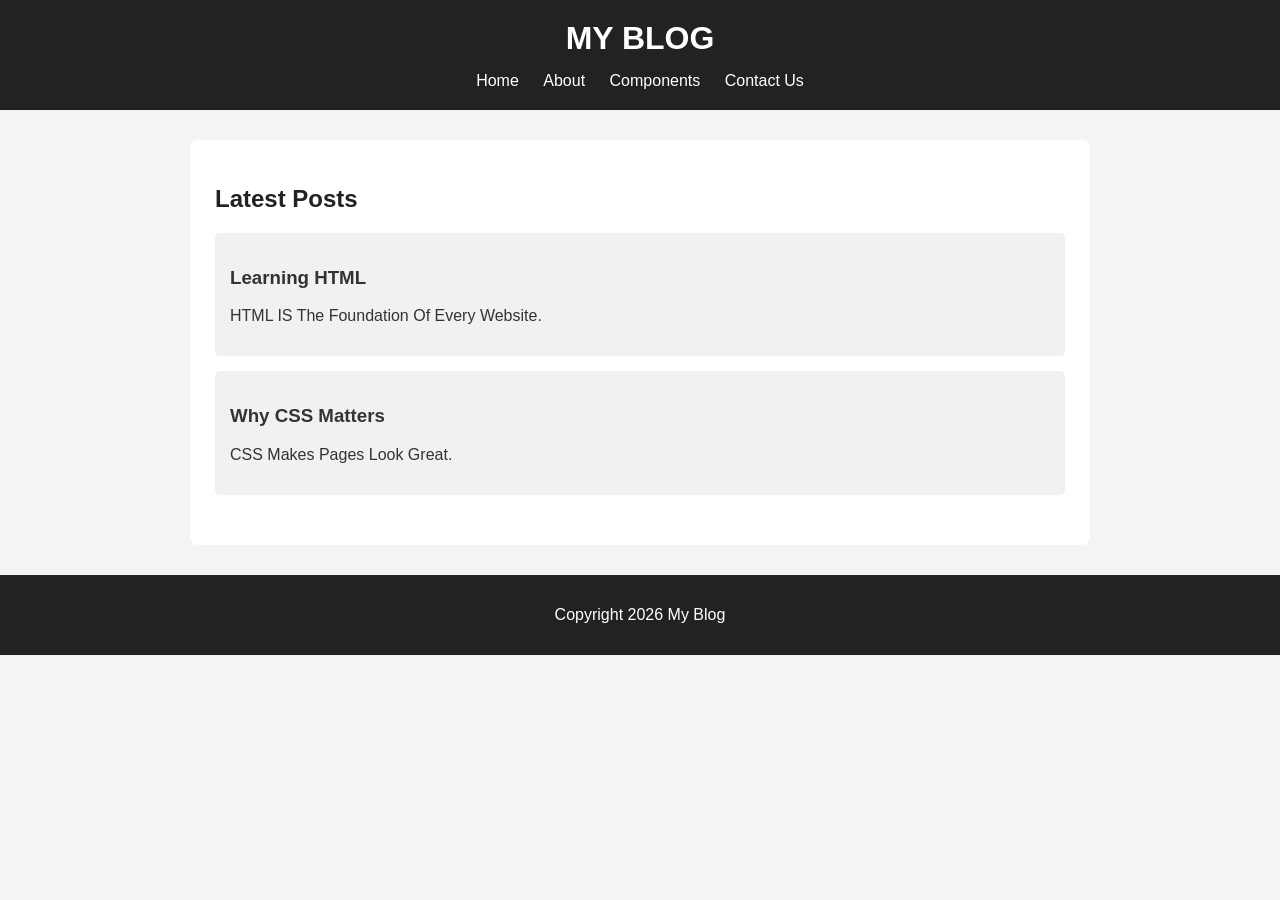
<file: index.html>
<!DOCTYPE html>
<html lang = "en">
    <head>
    <meta charset="UTF-8">
    <meta name="viewport" content="width=device-width, initial-scale=1.0">
    <title>Home - My Project</title>
    <link rel="stylesheet" href="css/style.css">
    </head>
    <body>
        <header>
            <h1> MY BLOG </h1>
            <nav aria-label="Main navigation">
      <ul>
        <li><a href="index.html" aria-current="page">Home</a></li>
        <li><a href="about.html">About</a></li>
        <li><a href="components.html">Components</a></li>
        <li><a href="contact.html">Contact Us</a></li>
      </ul>
    </nav>
        </header>
        <main>
            <section>
                <h2>Latest Posts</h2>
                <article>
                    <h3>Learning HTML</h3>
                    <p>HTML IS The Foundation Of Every Website.</p>
                    </article>
                <article>
                    <h3>Why CSS Matters</h3>
                    <p>CSS Makes Pages Look Great.</p>
                </article>
            </section>
        </main>
        <footer>
            <p>Copyright 2026 My Blog</p>
        </footer>
    </body>
</html>
</file>
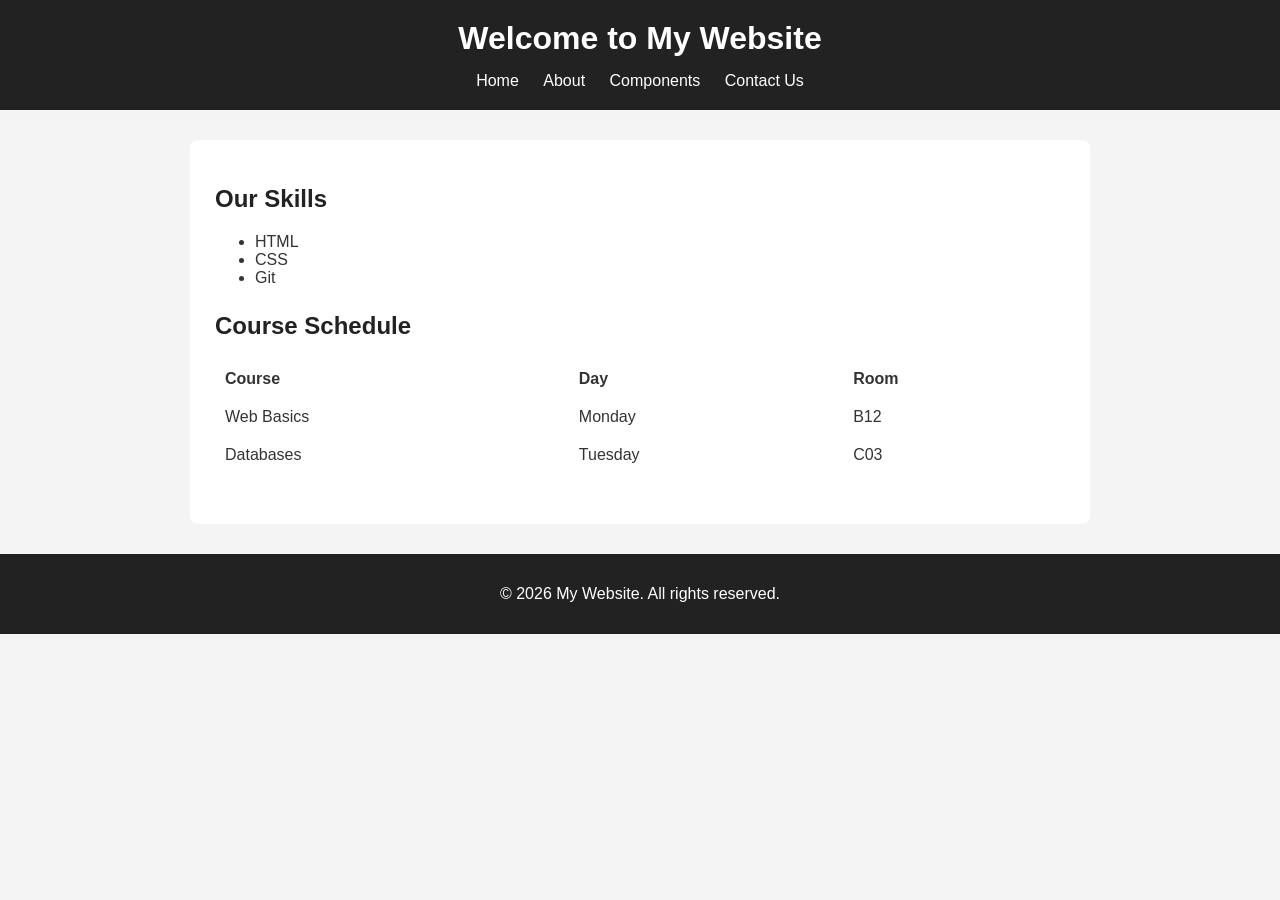
<file: about.html>
<!DOCTYPE html>
<html lang="en">
<head>
    <meta charset="UTF-8">
    <meta name="viewport" content="width=device-width, initial-scale=1.0">
    <title>Home - My Project</title>
    <link rel="stylesheet" href="css/style.css">
</head>
<body>

    <header>
        <h1>Welcome to My Website</h1>
        <nav aria-label="Main navigation">
      <ul>
        <li><a href="index.html">Home</a></li>
        <li><a href="about.html" aria-current="page">About</a></li>
        <li><a href="components.html">Components</a></li>
        <li><a href="contact.html">Contact Us</a></li>
        
      </ul>
    </nav>
    </header>

    <main>
        <section>
            <h2>Our Skills</h2>
            <ul>
                <li>HTML</li>
                <li>CSS</li>
                <li>Git</li>
            </ul>
        </section>

        <section>
            <h2>Course Schedule</h2>
            <table>
                <thead>
                    <tr>
                        <th>Course</th>
                        <th>Day</th>
                        <th>Room</th>
                    </tr>
                </thead>
                <tbody>
                    <tr>
                        <td>Web Basics</td>
                        <td>Monday</td>
                        <td>B12</td>
                    </tr>
                    <tr>
                        <td>Databases</td>
                        <td>Tuesday</td>
                        <td>C03</td>
                    </tr>
                </tbody>
            </table>
        </section>
    </main>

    <footer>
        <p>&copy; 2026 My Website. All rights reserved.</p>
    </footer>

</body>
</html>
</file>
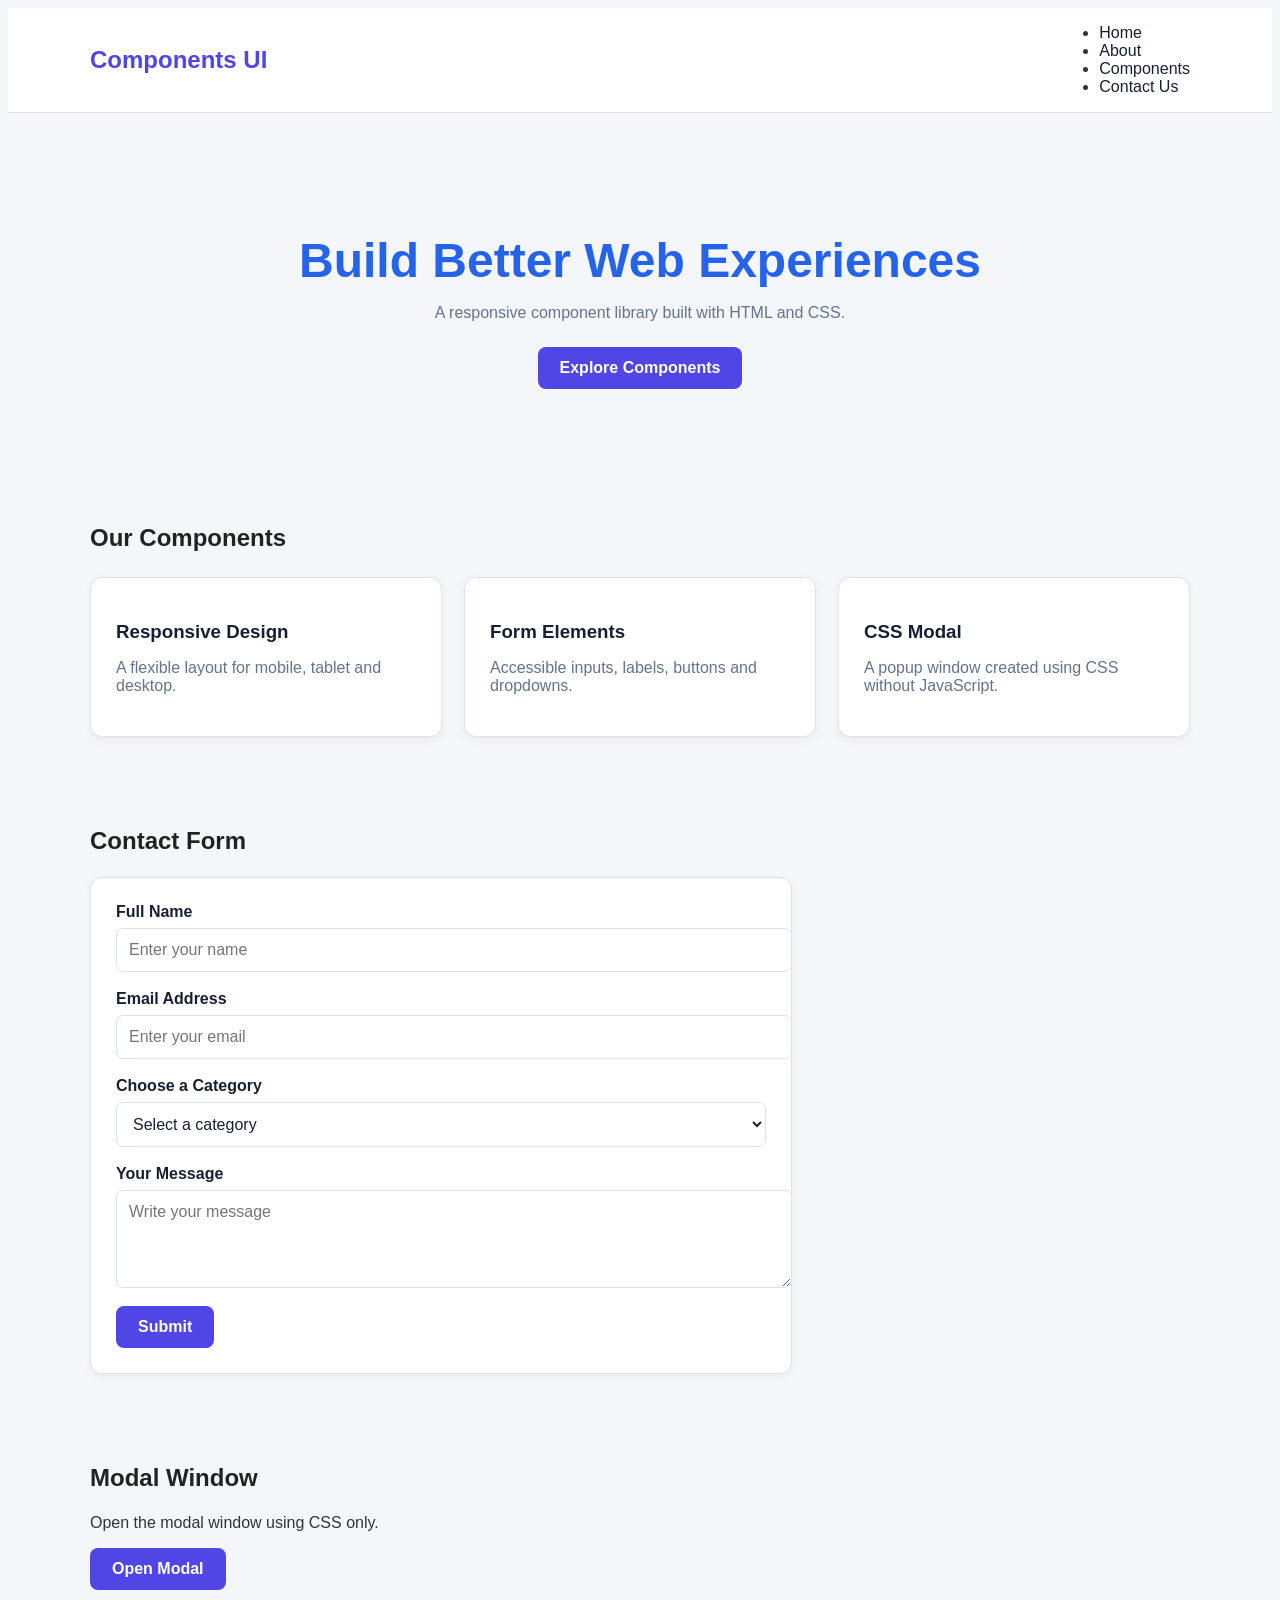
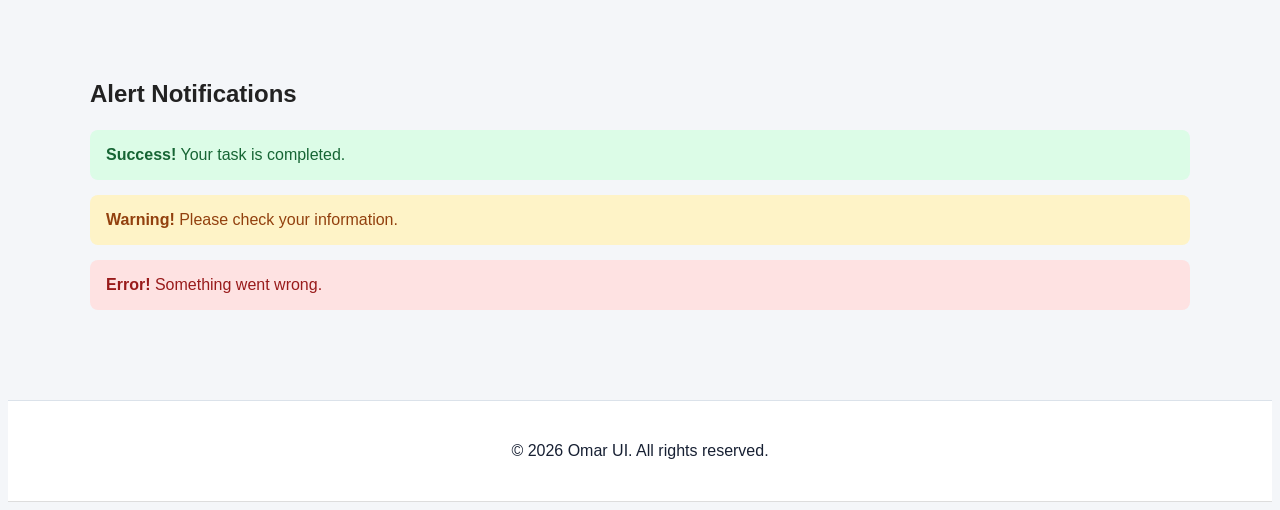
<file: components.html>
<!DOCTYPE html>
<html lang="en">
<head>
    <meta charset="UTF-8">
    <meta name="viewport" content="width=device-width, initial-scale=1.0">
    <title>Omar - Component Library</title>
    <link rel="stylesheet" href="css/style2.css">
</head>
<body>

    <header class="omar-header">
        <div class="omar-container omar-navbar">
            <h2>Components UI</h2>

           <nav aria-label="Main navigation">
      <ul>
        <li><a href="index.html">Home</a></li>
        <li><a href="about.html">About</a></li>
        <li><a href="components.html" aria-current="page">Components</a></li>
        <li><a href="contact.html">Contact Us</a></li>
      </ul>
    </nav>
        </div>
    </header>

    <main>
        <section class="omar-hero omar-container" id="home">
            <h1>Build Better Web Experiences</h1>
            <p>
                A responsive component library built with HTML and CSS.
            </p>
            <a href="#responsive" class="omar-btn">Explore Components</a>
        </section>

        <section class="omar-container omar-section" id="responsive">
            <h2>Our Components</h2>

            <div class="omar-grid">
                <article class="omar-card">
                    <h3>Responsive Design</h3>
                    <p>
                        A flexible layout for mobile, tablet and desktop.
                    </p>
                </article>

                <article class="omar-card">
                    <h3>Form Elements</h3>
                    <p>
                        Accessible inputs, labels, buttons and dropdowns.
                    </p>
                </article>

                <article class="omar-card">
                    <h3>CSS Modal</h3>
                    <p>
                        A popup window created using CSS without JavaScript.
                    </p>
                </article>
            </div>
        </section>

        <section class="omar-container omar-section" id="contact">
            <h2>Contact Form</h2>

            <form class="omar-form" action="#" method="get">
                <div class="omar-form-group">
                    <label for="omar-name">Full Name</label>
                    <input
                        type="text"
                        id="omar-name"
                        name="name"
                        placeholder="Enter your name"
                        autocomplete="name"
                        required
                    >
                </div>

                <div class="omar-form-group">
                    <label for="omar-email">Email Address</label>
                    <input
                        type="email"
                        id="omar-email"
                        name="email"
                        placeholder="Enter your email"
                        autocomplete="email"
                        required
                    >
                </div>

                <div class="omar-form-group">
                    <label for="omar-category">Choose a Category</label>
                    <select id="omar-category" name="category" required>
                        <option value="">Select a category</option>
                        <option value="web">Web Development</option>
                        <option value="design">Web Design</option>
                        <option value="support">Technical Support</option>
                    </select>
                </div>

                <div class="omar-form-group">
                    <label for="omar-message">Your Message</label>
                    <textarea
                        id="omar-message"
                        name="message"
                        rows="4"
                        placeholder="Write your message"
                    ></textarea>
                </div>

                <button class="omar-btn" type="submit">Submit</button>
            </form>
        </section>

        <section class="omar-container omar-section">
            <h2>Modal Window</h2>
            <p>Open the modal window using CSS only.</p>

            <input
                type="checkbox"
                id="omar-modal-toggle"
                class="omar-modal-toggle"
            >

            <label for="omar-modal-toggle" class="omar-btn omar-open-modal">
                Open Modal
            </label>

            <div class="omar-overlay">
                <div
                    class="omar-modal"
                    role="dialog"
                    aria-labelledby="omar-modal-title"
                    aria-describedby="omar-modal-description"
                >
                    <h2 id="omar-modal-title">Welcome!</h2>

                    <p id="omar-modal-description">
                        This modal window uses HTML and CSS only.
                    </p>

                    <label for="omar-modal-toggle" class="omar-btn">
                        Close Modal
                    </label>
                </div>
            </div>
        </section>

        <section class="omar-container omar-section">
            <h2>Alert Notifications</h2>

            <div class="omar-alert omar-success" role="status">
                <strong>Success!</strong> Your task is completed.
            </div>

            <div class="omar-alert omar-warning" role="status">
                <strong>Warning!</strong> Please check your information.
            </div>

            <div class="omar-alert omar-error" role="alert">
                <strong>Error!</strong> Something went wrong.
            </div>
        </section>
    </main>

    <footer class="omar-footer">
        <p>&copy; 2026 Omar UI. All rights reserved.</p>
    </footer>

</body>
</html>
</file>
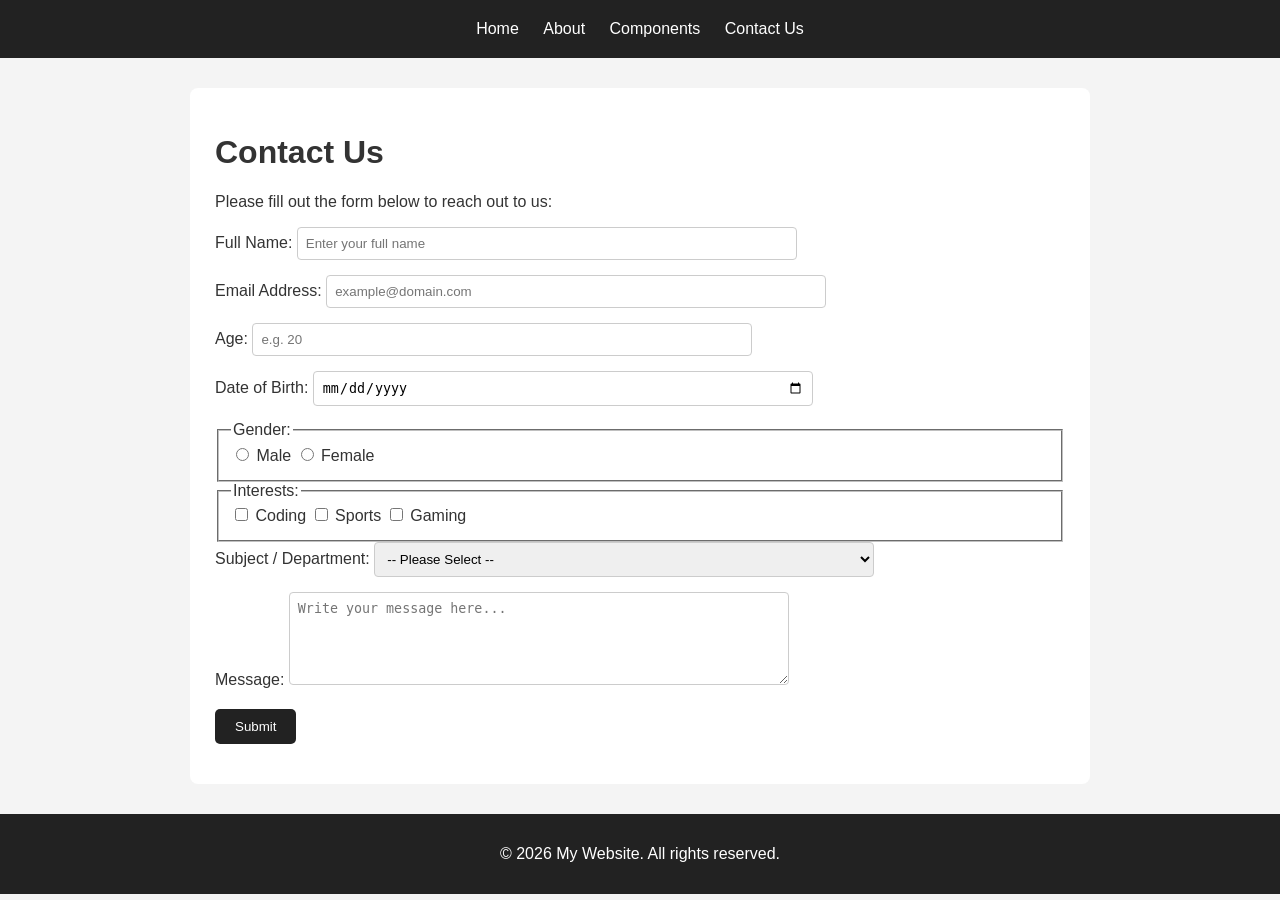
<file: contact.html>
<!DOCTYPE html>
<html lang="en">
<head>
    <meta charset="UTF-8">
    <meta name="viewport" content="width=device-width, initial-scale=1.0">
    <title>Contact Us</title>
    <!-- ربط ملف الـ CSS لتطبيق نفس استايل باقي الصفحات -->
    <link rel="stylesheet" href="css/style.css">
</head>
<body>
    <!-- القائمة الرئيسية للربط بين الصفحات الثلاثة -->
    <header>
        <nav aria-label="Main navigation">
      <ul>
        <li><a href="index.html">Home</a></li>
        <li><a href="about.html">About</a></li>
        <li><a href="components.html">Components</a></li>
        <li><a href="contact.html" aria-current="page">Contact Us</a></li>
        
      </ul>
    </nav>
    </header>

    <main>
        <h1>Contact Us</h1>
        <p>Please fill out the form below to reach out to us:</p>

        <form action="#" method="post">
            
            <!-- 1. Text Input -->
            <div class="form-group">
                <label for="name">Full Name:</label>
                <input type="text" id="name" name="name" placeholder="Enter your full name" required>
            </div>

            <!-- 2. Email Input -->
            <div class="form-group">
                <label for="email">Email Address:</label>
                <input type="email" id="email" name="email" placeholder="example@domain.com" required>
            </div>

            <!-- 3. Number Input -->
            <div class="form-group">
                <label for="age">Age:</label>
                <input type="number" id="age" name="age" min="1" max="100" placeholder="e.g. 20">
            </div>

            <!-- 4. Date Input -->
            <div class="form-group">
                <label for="dob">Date of Birth:</label>
                <input type="date" id="dob" name="dob">
            </div>

            <!-- 5. Radio Buttons (استخدام fieldset & legend لإمكانية الوصول) -->
            <fieldset class="form-group">
                <legend>Gender:</legend>
                <input type="radio" id="male" name="gender" value="male">
                <label for="male">Male</label>
                
                <input type="radio" id="female" name="gender" value="female">
                <label for="female">Female</label>
            </fieldset>

            <!-- 6. Checkboxes (استخدام fieldset & legend) -->
            <fieldset class="form-group">
                <legend>Interests:</legend>
                <input type="checkbox" id="coding" name="interests" value="coding">
                <label for="coding">Coding</label>
                
                <input type="checkbox" id="sports" name="interests" value="sports">
                <label for="sports">Sports</label>

                <input type="checkbox" id="gaming" name="interests" value="gaming">
                <label for="gaming">Gaming</label>
            </fieldset>

            <!-- 7. Dropdown Menu (Select) -->
            <div class="form-group">
                <label for="subject">Subject / Department:</label>
                <select id="subject" name="subject" required>
                    <option value="" disabled selected>-- Please Select --</option>
                    <option value="general">General Inquiry</option>
                    <option value="support">Technical Support</option>
                    <option value="feedback">Feedback</option>
                </select>
            </div>

            <!-- 8. Large Text Box (Textarea) -->
            <div class="form-group">
                <label for="message">Message:</label>
                <textarea id="message" name="message" rows="5" cols="40" placeholder="Write your message here..."></textarea>
            </div>

            <!-- Submit Button -->
            <div class="form-group">
                <button type="submit">Submit</button>
            </div>
        </form>
    </main>

    <footer>
        <p>&copy; 2026 My Website. All rights reserved.</p>
    </footer>

</body>
</html>
</file>
<file: css/style.css>
* {
    box-sizing: border-box;
}

body {
    margin: 0;
    font-family: Arial, sans-serif;
    background-color: #f4f4f4;
    color: #333;
}

header {
    background-color: #222;
    color: white;
    padding: 20px;
    text-align: center;
}

header h1 {
    margin: 0 0 15px;
}

nav ul {
    list-style: none;
    padding: 0;
    margin: 0;
}

nav li {
    display: inline-block;
    margin: 0 10px;
}

nav a {
    color: white;
    text-decoration: none;
}

nav a:hover {
    color: #ddd;
}

main {
    width: 80%;
    max-width: 900px;
    margin: 30px auto;
    background-color: white;
    padding: 25px;
    border-radius: 8px;
}

section {
    margin-bottom: 25px;
}

h2 {
    color: #222;
}
article {
    background-color: #f1f1f1;
    padding: 15px;
    margin: 15px 0;
    border-radius: 5px;
}

table {
    width: 100%;
    border-collapse: collapse;
}

th,
td {
    padding: 10px;
    text-align: left;
}

form div {
    margin-bottom: 15px;
}

label {
    display: inline-block;
    margin-bottom: 5px;
}

input,
select,
textarea {
    padding: 8px;
    width: 100%;
    max-width: 500px;
    border: 1px solid #ccc;
    border-radius: 4px;
}

input[type="radio"],
input[type="checkbox"] {
    width: auto;
}

button {
    background-color: #222;
    color: white;
    border: none;
    padding: 10px 20px;
    border-radius: 5px;
    cursor: pointer;
}
button:hover {
    background-color: #444;
}
footer {
    background-color: #222;
    color: white;
    text-align: center;
    padding: 15px;
    margin-top: 30px;
}
</file>
<file: css/style2.css>
body {
    background-color: #f4f6f9;
    color: #333333;
    font-family: Arial, sans-serif;
}

.omar-header,
.omar-footer {
    background-color: #ffffff;
    border-bottom: 1px solid #dddddd;
}

.omar-navbar h2 {
    color: #2563eb;
}

.omar-hero h1 {
    color: #2563eb;
}

.omar-card,
.omar-form {
    background-color: #ffffff;
    border: 1px solid #e5e7eb;
    border-radius: 10px;
    box-shadow: 0 3px 10px rgba(0, 0, 0, 0.05);
}

.omar-card {
    transition: transform 0.2s;
}

.omar-card:hover {
    transform: translateY(-3px);
}

.omar-btn {
    background-color: #2563eb;
    color: white;
    border-radius: 6px;
}

.omar-btn:hover {
    background-color: #1d4ed8;
}

.omar-form-group input,
.omar-form-group select,
.omar-form-group textarea {
    background-color: #ffffff;
    color: #333333;
    border: 1px solid #cccccc;
    border-radius: 6px;
}

.omar-section > h2 {
    color: #222222;
}

.omar-modal {
    background-color: #ffffff;
    color: #333333;
    border-radius: 10px;
}

.omar-footer {
    border-top: 1px solid #dddddd;
    color: #666666;
}

@media (max-width: 600px) {
    .omar-navbar {
        flex-direction: column;
        padding: 15px 0;
    }

    .omar-hero {
        padding: 50px 0;
    }

    .omar-form {
        padding: 18px;
    }
}
.omar-container {
    width: 90%;
    max-width: 1100px;
    margin-inline: auto;
}

.omar-header {
    background: var(--surface, #ffffff);
    border-bottom: 1px solid var(--border, #dbe2ea);
}

.omar-navbar {
    min-height: 75px;
    display: flex;
    align-items: center;
    justify-content: space-between;
    gap: 20px;
    flex-wrap: wrap;
}

.omar-navbar h2 {
    color: var(--primary, #4f46e5);
}

.omar-navbar nav {
    display: flex;
    flex-wrap: wrap;
    gap: 18px;
}

.omar-navbar nav a {
    color: var(--text, #172033);
    text-decoration: none;
}

.omar-hero {
    padding-block: 80px;
    text-align: center;
}

.omar-hero h1 {
    font-size: clamp(30px, 5vw, 48px);
    margin-bottom: 15px;
}

.omar-hero p {
    margin-bottom: 25px;
    color: var(--muted, #64748b);
}

.omar-section {
    padding-block: 35px;
}

.omar-section > h2 {
    margin-bottom: 22px;
}

.omar-grid {
    display: grid;
    grid-template-columns: 1fr;
    gap: 22px;
    margin-top: 25px;
}

.omar-card {
    padding: 25px;
    background: var(--surface, #ffffff);
    color: var(--text, #172033);
    border: 1px solid var(--border, #dbe2ea);
    border-radius: 12px;
}

.omar-card h3 {
    margin-bottom: 10px;
}

.omar-card p {
    color: var(--muted, #64748b);
}

.omar-btn {
    display: inline-block;
    padding: 12px 22px;
    border: none;
    border-radius: 8px;
    background: var(--primary, #4f46e5);
    color: #ffffff;
    text-decoration: none;
    font: inherit;
    font-weight: bold;
    cursor: pointer;
}

.omar-btn:hover {
    opacity: 0.85;
}

.omar-form {
    max-width: 650px;
    padding: 25px;
    background: var(--surface, #ffffff);
    color: var(--text, #172033);
    border: 1px solid var(--border, #dbe2ea);
    border-radius: 12px;
}

.omar-form-group {
    margin-bottom: 18px;
}

.omar-form-group label {
    display: block;
    margin-bottom: 7px;
    font-weight: bold;
}

.omar-form-group input,
.omar-form-group select,
.omar-form-group textarea {
    display: block;
    width: 100%;
    padding: 12px;
    border: 1px solid var(--border, #dbe2ea);
    border-radius: 7px;
    background: var(--surface, #ffffff);
    color: var(--text, #172033);
    font: inherit;
}

.omar-form-group textarea {
    resize: vertical;
}

/* CSS-only Modal */

.omar-modal-toggle {
    position: absolute;
    width: 1px;
    height: 1px;
    opacity: 0;
}

.omar-modal-toggle:focus-visible + .omar-open-modal {
    outline: 3px solid var(--primary, #4f46e5);
    outline-offset: 4px;
}

.omar-overlay {
    display: none;
    position: fixed;
    inset: 0;
    z-index: 1000;
    align-items: center;
    justify-content: center;
    padding: 20px;
    background: rgb(0 0 0 / 70%);
}

.omar-modal-toggle:checked ~ .omar-overlay {
    display: flex;
}

.omar-modal {
    width: 100%;
    max-width: 420px;
    padding: 30px;
    border-radius: 12px;
    background: var(--surface, #ffffff);
    color: var(--text, #172033);
}

.omar-modal p {
    margin: 15px 0 22px;
}

/* Alerts */

.omar-alert {
    padding: 16px;
    margin-bottom: 15px;
    border-radius: 8px;
}

.omar-success {
    background: #dcfce7;
    color: #166534;
}

.omar-warning {
    background: #fef3c7;
    color: #92400e;
}

.omar-error {
    background: #fee2e2;
    color: #991b1b;
}

/* Footer */

.omar-footer {
    margin-top: 40px;
    padding: 25px;
    text-align: center;
    background: var(--surface, #ffffff);
    color: var(--text, #172033);
    border-top: 1px solid var(--border, #dbe2ea);
}

/* Tablet: 2 columns */

@media (min-width: 768px) {
    .omar-grid {
        grid-template-columns: repeat(2, minmax(0, 1fr));
    }
}

/* Desktop: 3 columns */

@media (min-width: 1024px) {
    .omar-grid {
        grid-template-columns: repeat(3, minmax(0, 1fr));
    }
}

/* Dark Mode */

@media (prefers-color-scheme: dark) {
    .omar-form-group input,
    .omar-form-group select,
    .omar-form-group textarea {
        color-scheme: dark;
    }

    .omar-success {
        background: #143b2a;
        color: #bbf7d0;
    }

    .omar-warning {
        background: #422f0b;
        color: #fde68a;
    }

    .omar-error {
        background: #451a1a;
        color: #fecaca;
    }

    .omar-btn {
        color: #111827;
    }
}
/* Accessibility */
.omar-navbar a:focus-visible,
.omar-btn:focus-visible,
.omar-form input:focus-visible,
.omar-form select:focus-visible,
.omar-form textarea:focus-visible {
    outline: 3px solid var(--primary, #4f46e5);
    outline-offset: 3px;
}

@media (prefers-reduced-motion: reduce) {
    .omar-container {
        scroll-behavior: auto;
    }
}
</file>
